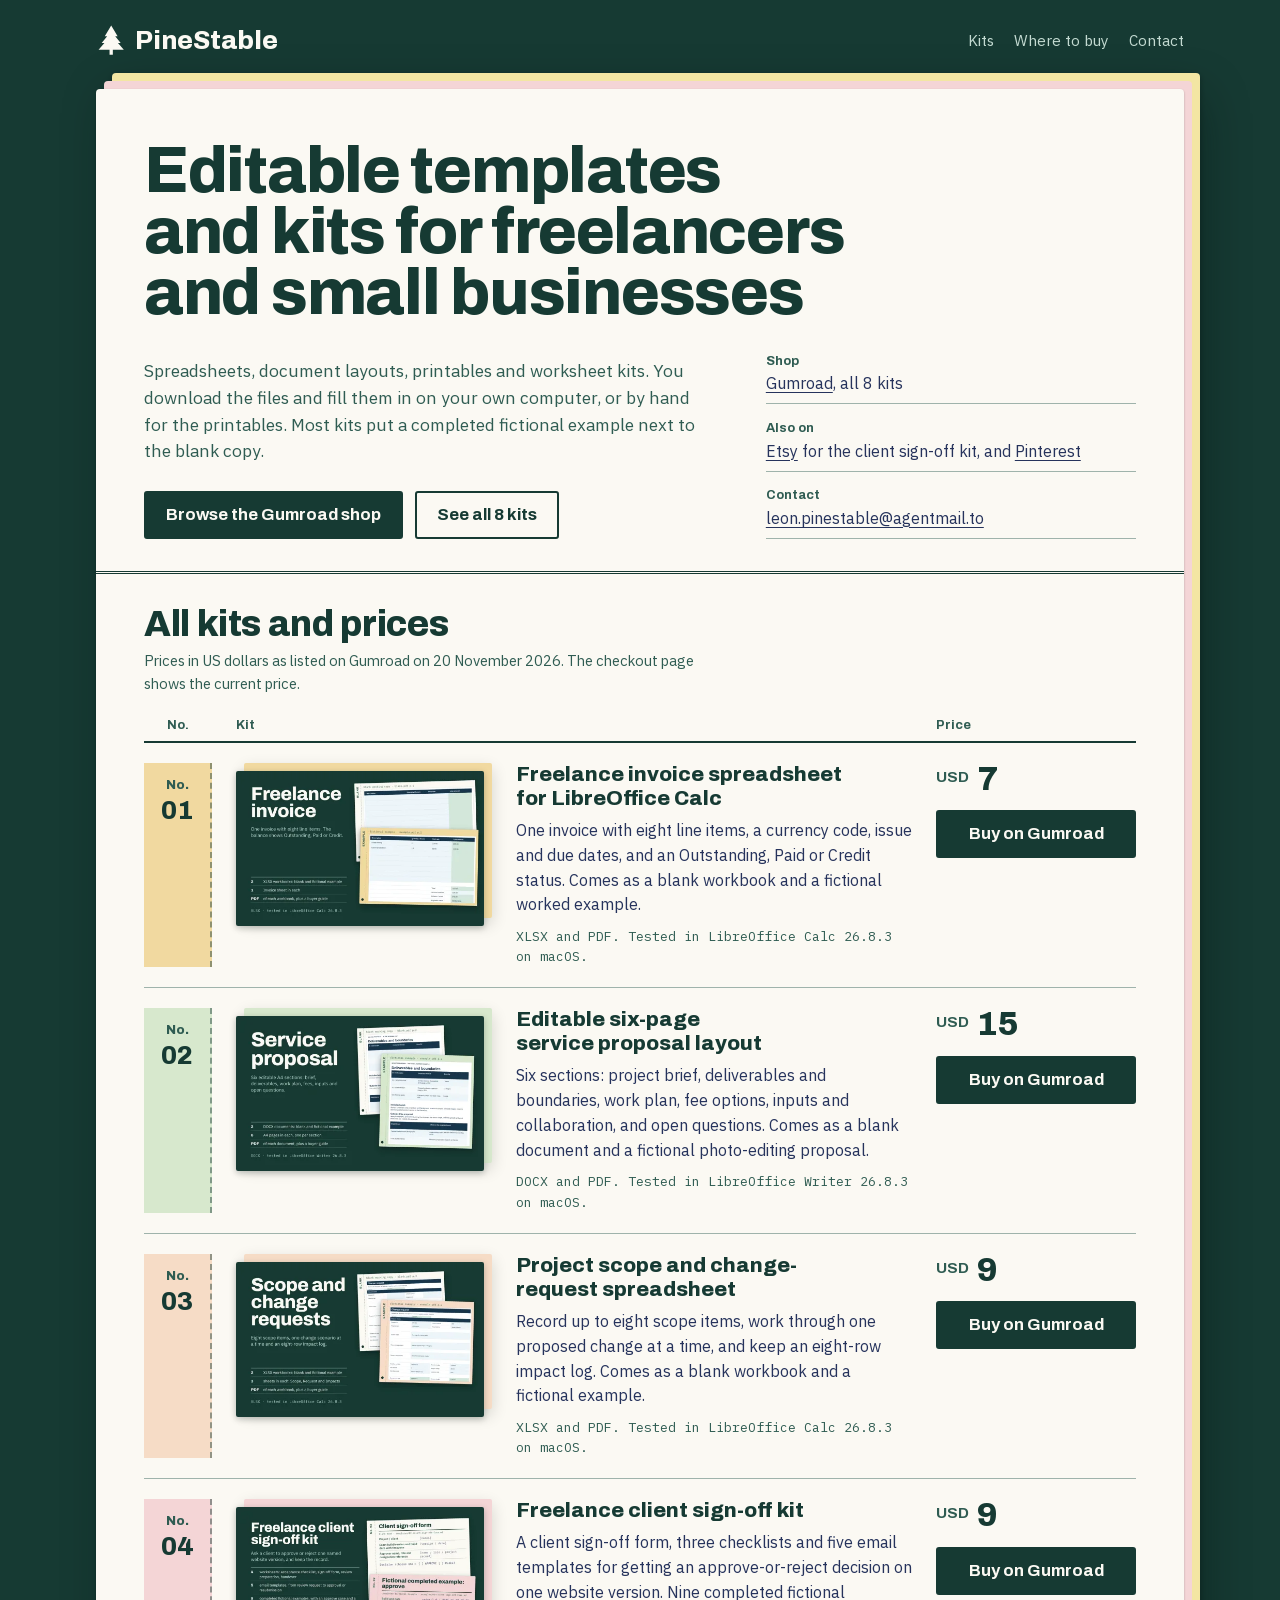
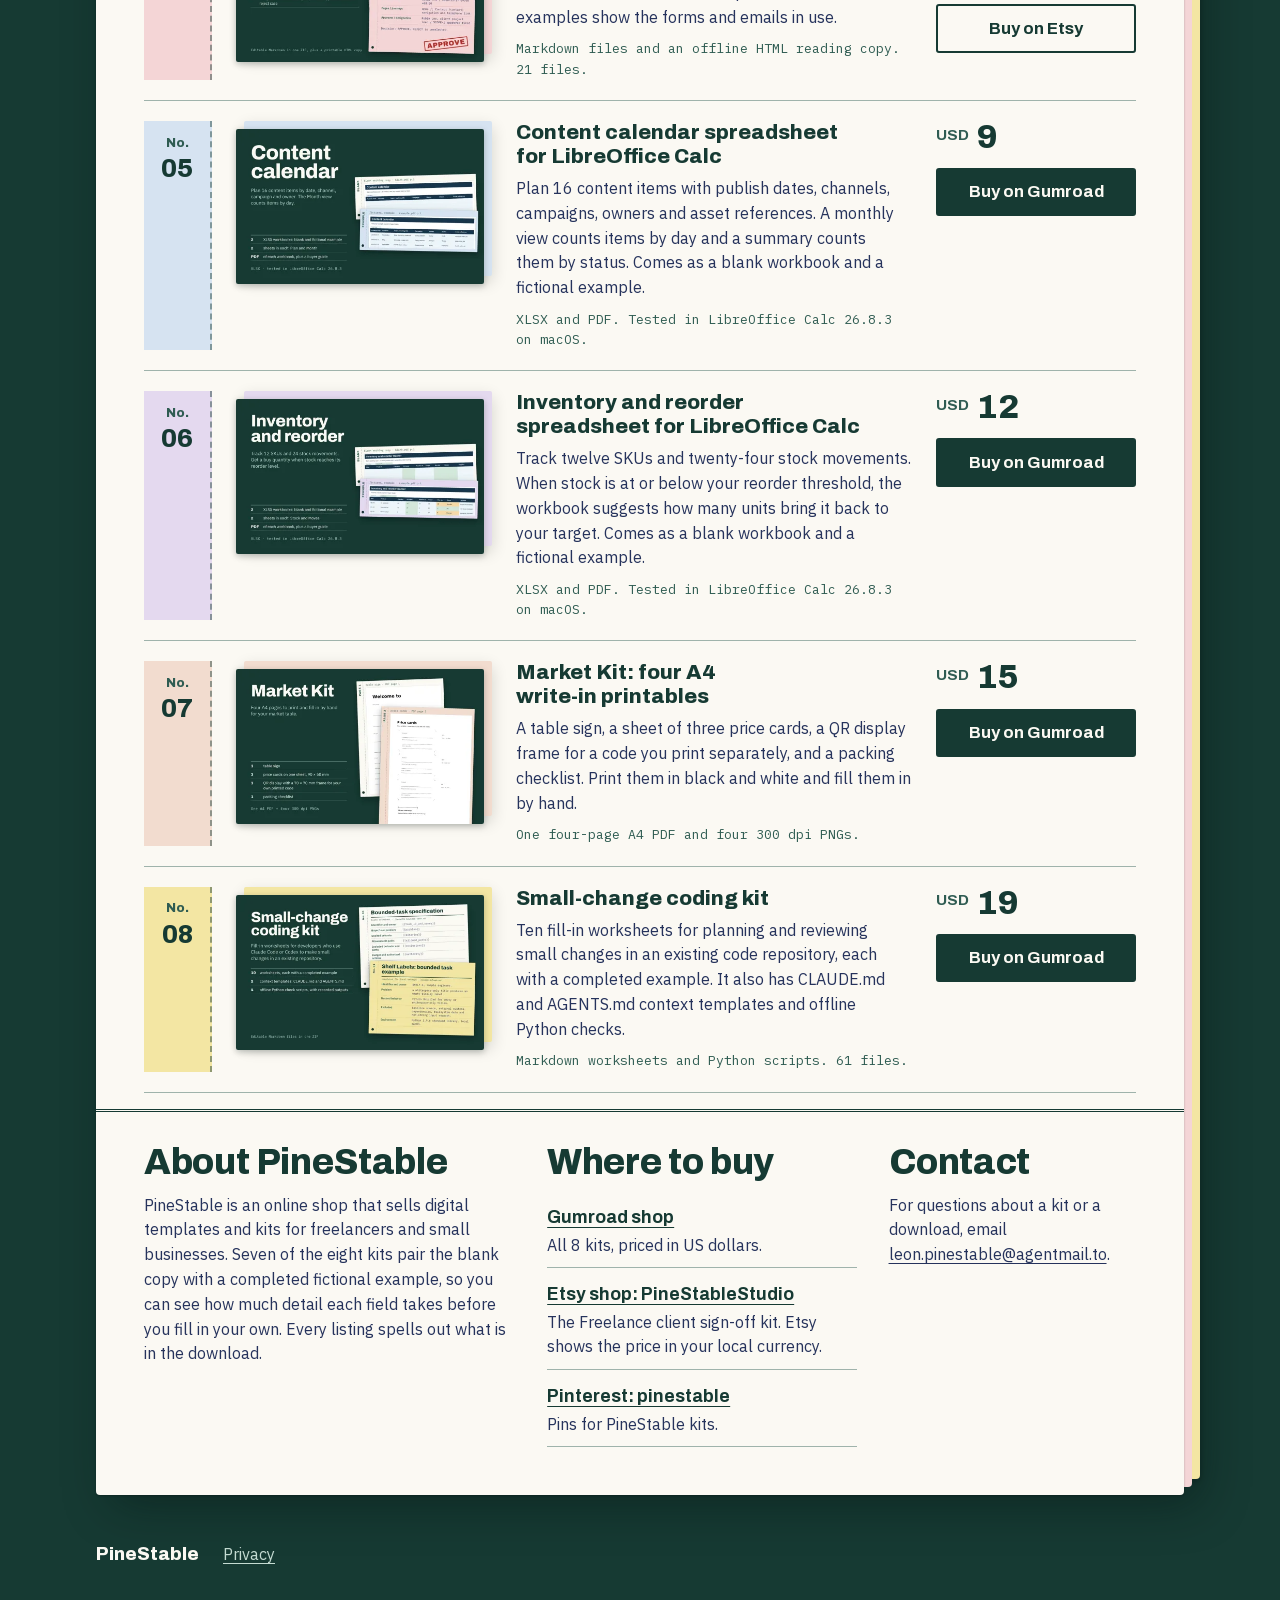
<file: index.html>
<!doctype html>
<html lang="en">
<head>
  <meta charset="utf-8">
  <meta name="viewport" content="width=device-width, initial-scale=1">
  <title>PineStable: templates and kits for freelancers and small businesses</title>
  <meta name="description" content="Editable spreadsheets, document layouts, printables and worksheet kits for freelancers and small businesses, sold on Gumroad and Etsy.">
  <link rel="canonical" href="https://pinestable.github.io/">
  <meta property="og:type" content="website">
  <meta property="og:url" content="https://pinestable.github.io/">
  <meta property="og:site_name" content="PineStable">
  <meta property="og:title" content="PineStable: templates and kits for freelancers and small businesses">
  <meta property="og:description" content="Editable spreadsheets, document layouts, printables and worksheet kits for freelancers and small businesses, sold on Gumroad and Etsy.">
  <meta name="twitter:card" content="summary">
  <meta name="theme-color" content="#163a33">
  <link rel="icon" href="/assets/favicon-32.png" sizes="32x32" type="image/png">
  <link rel="apple-touch-icon" href="/assets/apple-touch-icon.png">
  <link rel="preload" href="/assets/fonts/archivo-latin.woff2" as="font" type="font/woff2" crossorigin>
  <link rel="preload" href="/assets/fonts/ibm-plex-sans-latin.woff2" as="font" type="font/woff2" crossorigin>
  <link rel="stylesheet" href="/assets/site.css">
</head>
<body>
  <a class="skip" href="#kits">Skip to the kits</a>

  <header class="masthead">
    <a class="brand" href="/" aria-label="PineStable home">
      <svg class="brand-mark" viewBox="110 90 292 332" aria-hidden="true" focusable="false"><path d="M256 96 326 214 300 214 360 286 330 286 394 360 274 360 274 416 238 416 238 360 118 360 182 286 152 286 212 214 186 214Z"/></svg>
      <span class="brand-name">PineStable</span>
    </a>
    <nav aria-label="Page sections">
      <ul class="nav">
        <li><a href="#kits">Kits</a></li>
        <li><a href="#buy">Where to buy</a></li>
        <li><a href="#contact">Contact</a></li>
      </ul>
    </nav>
  </header>

  <main class="book">
    <div class="form">
      <section class="form-head" aria-labelledby="page-title">
        <h1 id="page-title">Editable templates and kits for freelancers and small businesses</h1>
        <div class="head-copy">
          <p class="lede">Spreadsheets, document layouts, printables and worksheet kits. You download the files and fill them in on your own computer, or by hand for the printables. Most kits put a completed fictional example next to the blank copy.</p>
          <p class="actions">
            <a class="btn btn-primary" href="https://pinestable.gumroad.com/">Browse the Gumroad shop</a>
            <a class="btn btn-quiet" href="#kits">See all 8 kits</a>
          </p>
        </div>
        <dl class="fields">
          <div class="field">
            <dt>Shop</dt>
            <dd><a href="https://pinestable.gumroad.com/">Gumroad</a>, all 8 kits</dd>
          </div>
          <div class="field">
            <dt>Also on</dt>
            <dd><a href="https://www.etsy.com/shop/PineStableStudio">Etsy</a> for the client sign-off kit, and <a href="https://www.pinterest.com/pinestable/">Pinterest</a></dd>
          </div>
          <div class="field">
            <dt>Contact</dt>
            <dd><a href="mailto:leon.pinestable@agentmail.to">leon.pinestable@agentmail.to</a></dd>
          </div>
        </dl>
      </section>

      <section id="kits" class="kits" aria-labelledby="kits-title">
        <div class="kits-head">
          <h2 id="kits-title">All kits and prices</h2>
          <p class="note">Prices in US dollars as listed on Gumroad on 20 November 2026. The checkout page shows the current price.</p>
        </div>

        <div class="ledger-cols" aria-hidden="true">
          <span>No.</span><span class="col-kit">Kit</span><span>Price</span>
        </div>

        <ol class="ledger" role="list">
          <li class="line" style="--ply:#f1d9a0">
            <article aria-labelledby="k01">
              <p class="stub"><span class="stub-label">No.</span> <span class="stub-no">01</span></p>
              <div class="cover">
                <img src="/assets/covers/wexczw-480.webp" srcset="/assets/covers/wexczw-480.webp 480w, /assets/covers/wexczw-960.webp 960w" sizes="(min-width: 60em) 16rem, (min-width: 40em) 15rem, calc(100vw - 4.5rem)" width="1600" height="1000" alt="Freelance invoice cover: the blank invoice sheet and its completed fictional example" decoding="async">
              </div>
              <div class="body">
                <h3 id="k01">Freelance invoice spreadsheet for LibreOffice Calc</h3>
                <p>One invoice with eight line items, a currency code, issue and due dates, and an Outstanding, Paid or Credit status. Comes as a blank workbook and a fictional worked example.</p>
                <p class="format">XLSX and PDF. Tested in LibreOffice Calc 26.8.3 on macOS.</p>
              </div>
              <div class="buy">
                <p class="price"><span class="cur">USD</span> <data value="7">7</data></p>
                <a class="btn btn-primary btn-buy" href="https://pinestable.gumroad.com/l/wexczw" aria-label="Buy on Gumroad: Freelance invoice spreadsheet for LibreOffice Calc">Buy on Gumroad</a>
              </div>
            </article>
          </li>

          <li class="line" style="--ply:#d7e8cd">
            <article aria-labelledby="k02">
              <p class="stub"><span class="stub-label">No.</span> <span class="stub-no">02</span></p>
              <div class="cover">
                <img src="/assets/covers/ynltp-480.webp" srcset="/assets/covers/ynltp-480.webp 480w, /assets/covers/ynltp-960.webp 960w" sizes="(min-width: 60em) 16rem, (min-width: 40em) 15rem, calc(100vw - 4.5rem)" width="1600" height="1000" alt="Service proposal cover: the blank deliverables page and its completed fictional example" loading="lazy" decoding="async">
              </div>
              <div class="body">
                <h3 id="k02">Editable six-page service proposal layout</h3>
                <p>Six sections: project brief, deliverables and boundaries, work plan, fee options, inputs and collaboration, and open questions. Comes as a blank document and a fictional photo-editing proposal.</p>
                <p class="format">DOCX and PDF. Tested in LibreOffice Writer 26.8.3 on macOS.</p>
              </div>
              <div class="buy">
                <p class="price"><span class="cur">USD</span> <data value="15">15</data></p>
                <a class="btn btn-primary btn-buy" href="https://pinestable.gumroad.com/l/ynltp" aria-label="Buy on Gumroad: Editable six-page service proposal layout">Buy on Gumroad</a>
              </div>
            </article>
          </li>

          <li class="line" style="--ply:#f6dcc6">
            <article aria-labelledby="k03">
              <p class="stub"><span class="stub-label">No.</span> <span class="stub-no">03</span></p>
              <div class="cover">
                <img src="/assets/covers/bjmmxg-480.webp" srcset="/assets/covers/bjmmxg-480.webp 480w, /assets/covers/bjmmxg-960.webp 960w" sizes="(min-width: 60em) 16rem, (min-width: 40em) 15rem, calc(100vw - 4.5rem)" width="1600" height="1000" alt="Scope and change requests cover: the blank change-request sheet and its completed fictional example" loading="lazy" decoding="async">
              </div>
              <div class="body">
                <h3 id="k03">Project scope and change-request spreadsheet</h3>
                <p>Record up to eight scope items, work through one proposed change at a time, and keep an eight-row impact log. Comes as a blank workbook and a fictional example.</p>
                <p class="format">XLSX and PDF. Tested in LibreOffice Calc 26.8.3 on macOS.</p>
              </div>
              <div class="buy">
                <p class="price"><span class="cur">USD</span> <data value="9">9</data></p>
                <a class="btn btn-primary btn-buy" href="https://pinestable.gumroad.com/l/bjmmxg" aria-label="Buy on Gumroad: Project scope and change-request spreadsheet">Buy on Gumroad</a>
              </div>
            </article>
          </li>

          <li class="line" style="--ply:#f4d5d6">
            <article aria-labelledby="k04">
              <p class="stub"><span class="stub-label">No.</span> <span class="stub-no">04</span></p>
              <div class="cover">
                <img src="/assets/covers/yrumtr-480.webp" srcset="/assets/covers/yrumtr-480.webp 480w, /assets/covers/yrumtr-960.webp 960w" sizes="(min-width: 60em) 16rem, (min-width: 40em) 15rem, calc(100vw - 4.5rem)" width="1600" height="1000" alt="Freelance client sign-off kit cover: the blank client sign-off form and a completed fictional example stamped Approve" loading="lazy" decoding="async">
              </div>
              <div class="body">
                <h3 id="k04">Freelance client sign-off kit</h3>
                <p>A client sign-off form, three checklists and five email templates for getting an approve-or-reject decision on one website version. Nine completed fictional examples show the forms and emails in use.</p>
                <p class="format">Markdown files and an offline HTML reading copy. 21 files.</p>
              </div>
              <div class="buy">
                <p class="price"><span class="cur">USD</span> <data value="9">9</data></p>
                <a class="btn btn-primary btn-buy" href="https://pinestable.gumroad.com/l/yrumtr" aria-label="Buy on Gumroad: Freelance client sign-off kit">Buy on Gumroad</a>
                <a class="btn btn-quiet btn-buy" href="https://www.etsy.com/listing/4620265052/freelance-client-sign-off-kit-website" aria-label="Buy on Etsy: Freelance client sign-off kit">Buy on Etsy</a>
              </div>
            </article>
          </li>

          <li class="line" style="--ply:#d6e3f1">
            <article aria-labelledby="k05">
              <p class="stub"><span class="stub-label">No.</span> <span class="stub-no">05</span></p>
              <div class="cover">
                <img src="/assets/covers/hsisgc-480.webp" srcset="/assets/covers/hsisgc-480.webp 480w, /assets/covers/hsisgc-960.webp 960w" sizes="(min-width: 60em) 16rem, (min-width: 40em) 15rem, calc(100vw - 4.5rem)" width="1600" height="1000" alt="Content calendar cover: the blank calendar sheet and its completed fictional example" loading="lazy" decoding="async">
              </div>
              <div class="body">
                <h3 id="k05">Content calendar spreadsheet for LibreOffice Calc</h3>
                <p>Plan 16 content items with publish dates, channels, campaigns, owners and asset references. A monthly view counts items by day and a summary counts them by status. Comes as a blank workbook and a fictional example.</p>
                <p class="format">XLSX and PDF. Tested in LibreOffice Calc 26.8.3 on macOS.</p>
              </div>
              <div class="buy">
                <p class="price"><span class="cur">USD</span> <data value="9">9</data></p>
                <a class="btn btn-primary btn-buy" href="https://pinestable.gumroad.com/l/hsisgc" aria-label="Buy on Gumroad: Content calendar spreadsheet for LibreOffice Calc">Buy on Gumroad</a>
              </div>
            </article>
          </li>

          <li class="line" style="--ply:#e4d9ef">
            <article aria-labelledby="k06">
              <p class="stub"><span class="stub-label">No.</span> <span class="stub-no">06</span></p>
              <div class="cover">
                <img src="/assets/covers/lopknt-480.webp" srcset="/assets/covers/lopknt-480.webp 480w, /assets/covers/lopknt-960.webp 960w" sizes="(min-width: 60em) 16rem, (min-width: 40em) 15rem, calc(100vw - 4.5rem)" width="1600" height="1000" alt="Inventory and reorder cover: the blank stock sheet and its completed fictional example" loading="lazy" decoding="async">
              </div>
              <div class="body">
                <h3 id="k06">Inventory and reorder spreadsheet for LibreOffice Calc</h3>
                <p>Track twelve SKUs and twenty-four stock movements. When stock is at or below your reorder threshold, the workbook suggests how many units bring it back to your target. Comes as a blank workbook and a fictional example.</p>
                <p class="format">XLSX and PDF. Tested in LibreOffice Calc 26.8.3 on macOS.</p>
              </div>
              <div class="buy">
                <p class="price"><span class="cur">USD</span> <data value="12">12</data></p>
                <a class="btn btn-primary btn-buy" href="https://pinestable.gumroad.com/l/lopknt" aria-label="Buy on Gumroad: Inventory and reorder spreadsheet for LibreOffice Calc">Buy on Gumroad</a>
              </div>
            </article>
          </li>

          <li class="line" style="--ply:#f2dccf">
            <article aria-labelledby="k07">
              <p class="stub"><span class="stub-label">No.</span> <span class="stub-no">07</span></p>
              <div class="cover">
                <img src="/assets/covers/qjuceo-480.webp" srcset="/assets/covers/qjuceo-480.webp 480w, /assets/covers/qjuceo-960.webp 960w" sizes="(min-width: 60em) 16rem, (min-width: 40em) 15rem, calc(100vw - 4.5rem)" width="1600" height="1000" alt="Market Kit cover: the table sign page and the price-card page" loading="lazy" decoding="async">
              </div>
              <div class="body">
                <h3 id="k07">Market Kit: four A4 write-in printables</h3>
                <p>A table sign, a sheet of three price cards, a QR display frame for a code you print separately, and a packing checklist. Print them in black and white and fill them in by hand.</p>
                <p class="format">One four-page A4 PDF and four 300 dpi PNGs.</p>
              </div>
              <div class="buy">
                <p class="price"><span class="cur">USD</span> <data value="15">15</data></p>
                <a class="btn btn-primary btn-buy" href="https://pinestable.gumroad.com/l/qjuceo" aria-label="Buy on Gumroad: Market Kit: four A4 write-in printables">Buy on Gumroad</a>
              </div>
            </article>
          </li>

          <li class="line" style="--ply:#f3e6a3">
            <article aria-labelledby="k08">
              <p class="stub"><span class="stub-label">No.</span> <span class="stub-no">08</span></p>
              <div class="cover">
                <img src="/assets/covers/mpamp-480.webp" srcset="/assets/covers/mpamp-480.webp 480w, /assets/covers/mpamp-960.webp 960w" sizes="(min-width: 60em) 16rem, (min-width: 40em) 15rem, calc(100vw - 4.5rem)" width="1600" height="1000" alt="Small-change coding kit cover: the blank bounded-task worksheet and its completed Shelf Labels example" loading="lazy" decoding="async">
              </div>
              <div class="body">
                <h3 id="k08">Small-change coding kit</h3>
                <p>Ten fill-in worksheets for planning and reviewing small changes in an existing code repository, each with a completed example. It also has CLAUDE.md and AGENTS.md context templates and offline Python checks.</p>
                <p class="format">Markdown worksheets and Python scripts. 61 files.</p>
              </div>
              <div class="buy">
                <p class="price"><span class="cur">USD</span> <data value="19">19</data></p>
                <a class="btn btn-primary btn-buy" href="https://pinestable.gumroad.com/l/mpamp" aria-label="Buy on Gumroad: Small-change coding kit">Buy on Gumroad</a>
              </div>
            </article>
          </li>
        </ol>
      </section>

      <div class="form-foot">
        <section id="about" class="block" aria-labelledby="about-title">
          <h2 id="about-title">About PineStable</h2>
          <p>PineStable is an online shop that sells digital templates and kits for freelancers and small businesses. Seven of the eight kits pair the blank copy with a completed fictional example, so you can see how much detail each field takes before you fill in your own. Every listing spells out what is in the download.</p>
        </section>

        <section id="buy" class="block" aria-labelledby="buy-title">
          <h2 id="buy-title">Where to buy</h2>
          <ul class="where" role="list">
            <li>
              <a class="where-name" href="https://pinestable.gumroad.com/">Gumroad shop</a>
              <span>All 8 kits, priced in US dollars.</span>
            </li>
            <li>
              <a class="where-name" href="https://www.etsy.com/shop/PineStableStudio">Etsy shop: PineStableStudio</a>
              <span>The Freelance client sign-off kit. Etsy shows the price in your local currency.</span>
            </li>
            <li>
              <a class="where-name" href="https://www.pinterest.com/pinestable/">Pinterest: pinestable</a>
              <span>Pins for PineStable kits.</span>
            </li>
          </ul>
        </section>

        <section id="contact" class="block" aria-labelledby="contact-title">
          <h2 id="contact-title">Contact</h2>
          <p>For questions about a kit or a download, email <a href="mailto:leon.pinestable@agentmail.to">leon.pinestable@agentmail.to</a>.</p>
        </section>
      </div>
    </div>
  </main>

  <footer class="site-foot">
    <p>PineStable</p>
    <ul>
      <li><a href="/privacy/">Privacy</a></li>
    </ul>
  </footer>
</body>
</html>
</file>
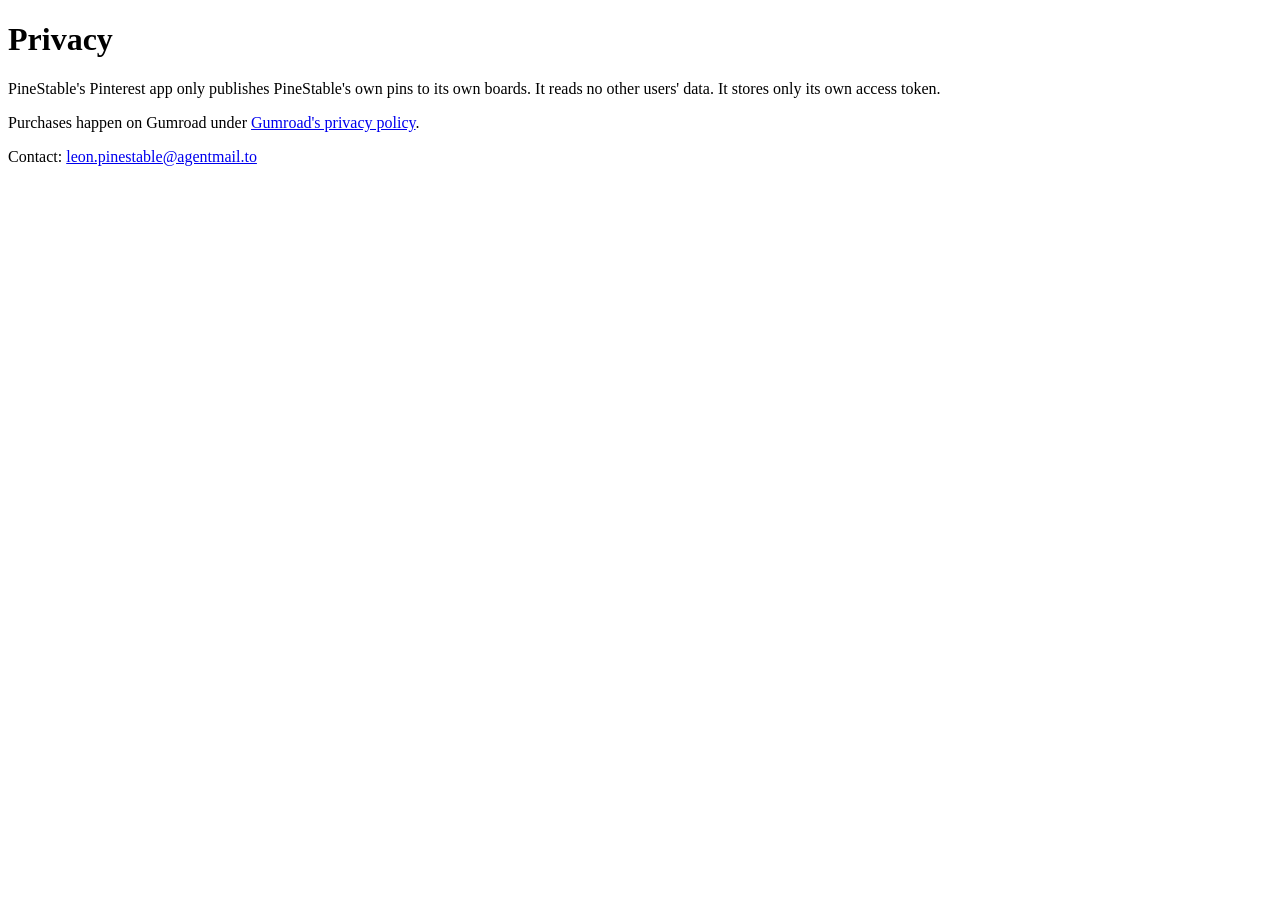
<file: pinestable-privacy-policy/index.html>
<!doctype html>
<html lang="en">
<head>
  <meta charset="utf-8">
  <meta name="viewport" content="width=device-width, initial-scale=1">
  <title>Privacy | PineStable</title>
</head>
<body>
  <main>
    <h1>Privacy</h1>
    <p>PineStable's Pinterest app only publishes PineStable's own pins to its own boards. It reads no other users' data. It stores only its own access token.</p>
    <p>Purchases happen on Gumroad under <a href="https://gumroad.com/privacy">Gumroad's privacy policy</a>.</p>
    <p>Contact: <a href="mailto:leon.pinestable@agentmail.to">leon.pinestable@agentmail.to</a></p>
  </main>
</body>
</html>
</file>
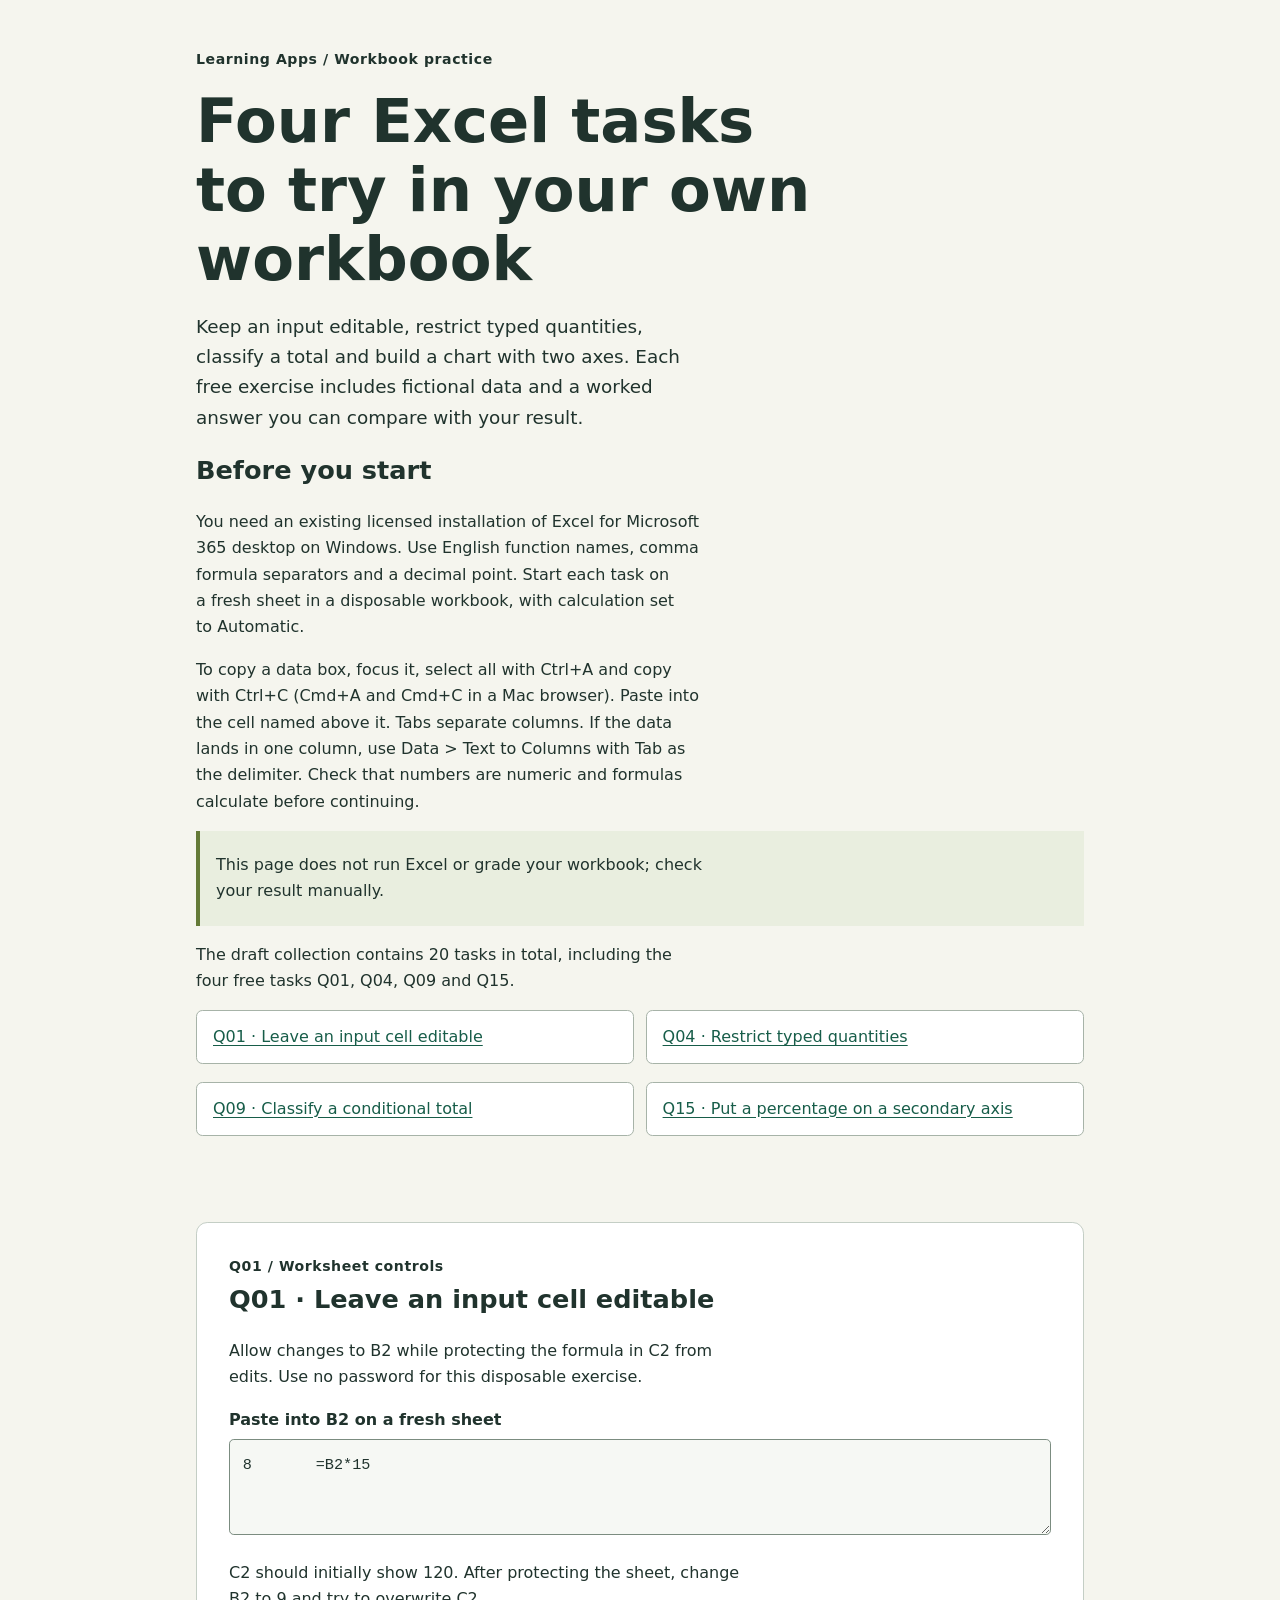
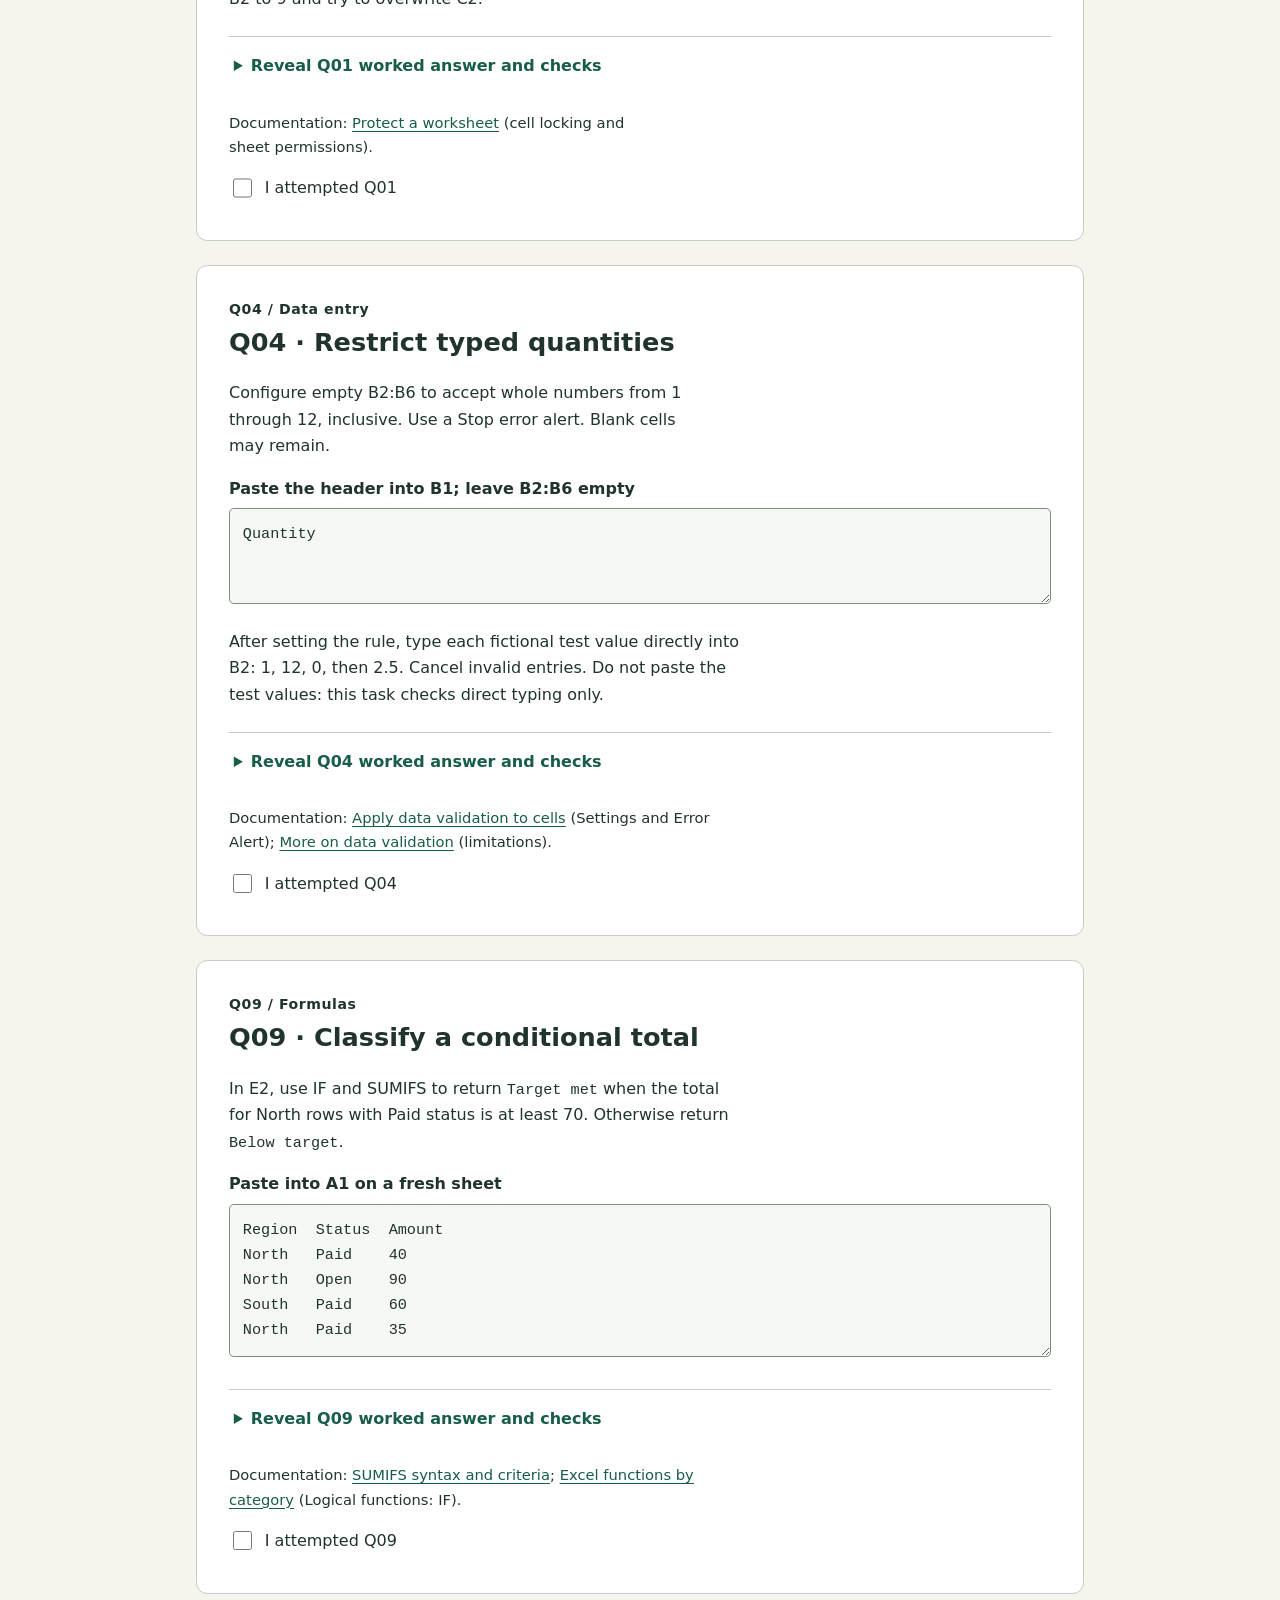
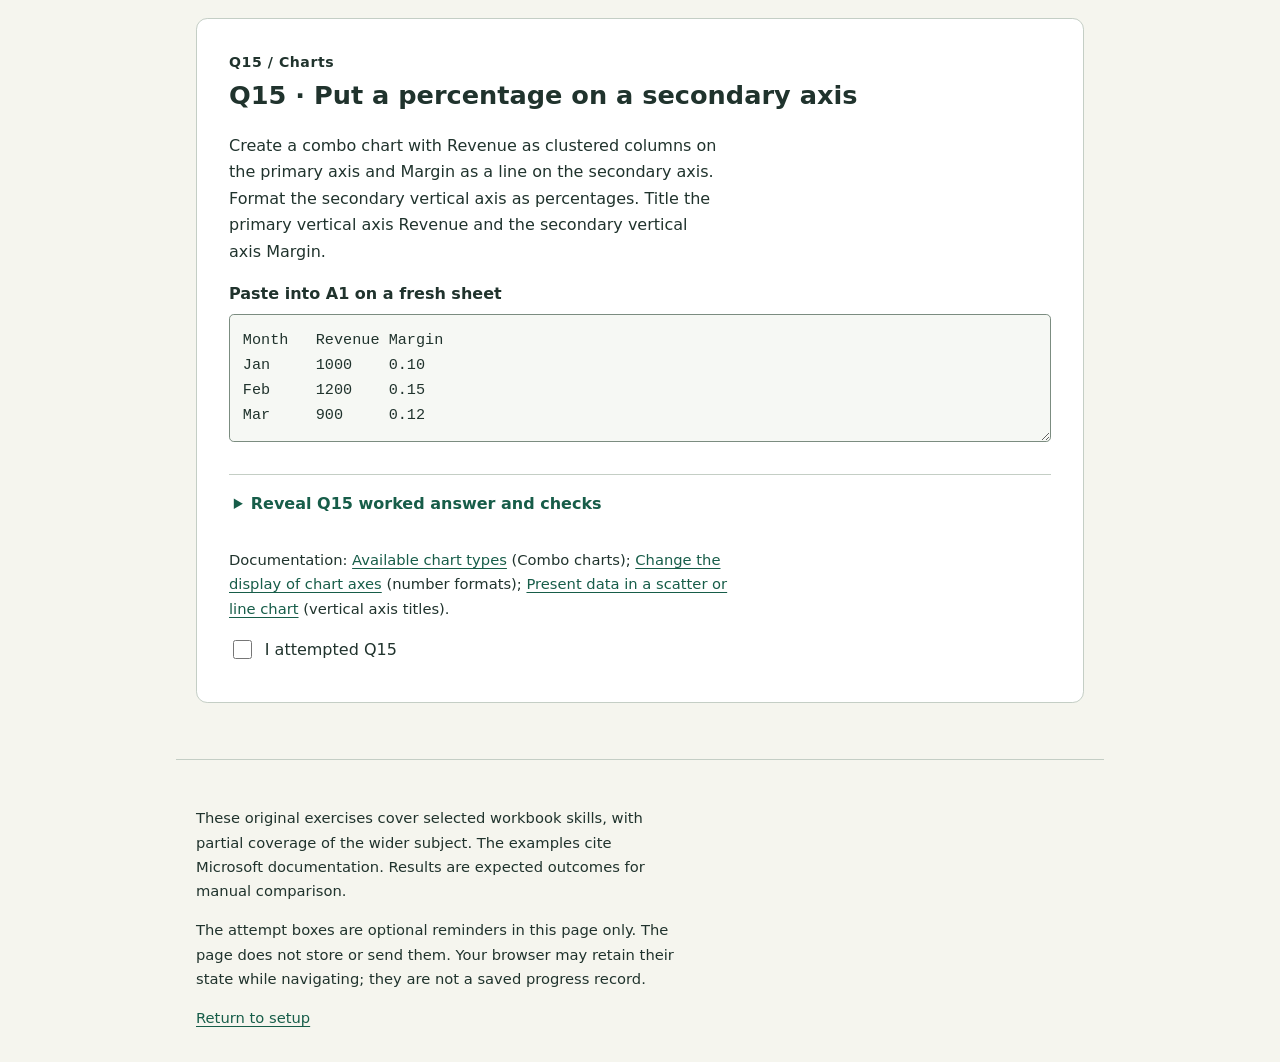
<file: learning-apps/practice/index.html>
<!doctype html>
<html lang="en">
<head>
<meta charset="utf-8">
<meta name="viewport" content="width=device-width, initial-scale=1">
<meta name="description" content="Four free Excel workbook exercises with fictional data, worked answers and manual checks for cell protection, validation, conditional totals and chart axes.">
<meta name="referrer" content="no-referrer">
<title>Four Excel workbook tasks | Learning Apps</title>
<style>
:root { color-scheme: light; font-family: system-ui, sans-serif; color: #20332d; background: #f5f5ee; line-height: 1.65; }
* { box-sizing: border-box; }
body { margin: 0; }
a { color: #175d49; text-underline-offset: .2em; }
a:hover { text-decoration-thickness: .15em; }
:focus-visible { outline: 3px solid #934900; outline-offset: 4px; }
.skip { position: absolute; left: 1rem; top: -6rem; background: white; padding: .8rem; z-index: 2; }
.skip:focus { top: 1rem; }
header, main, footer { max-width: 58rem; margin: auto; padding: 2rem 1.25rem; }
header { padding-top: 3rem; }
.brand, .eyebrow { font-size: .88rem; font-weight: 650; letter-spacing: .04em; }
h1 { font-size: clamp(2.1rem, 6vw, 3.8rem); line-height: 1.13; max-width: 15ch; margin: 1rem 0; }
h2 { font-size: 1.6rem; line-height: 1.3; }
h3 { font-size: 1.1rem; margin-top: 1.5rem; }
p, article li { max-width: 32rem; text-wrap: pretty; }
.intro { font-size: 1.15rem; }
.notice { border-left: 4px solid #647a37; padding: .3rem 1rem; background: #e9eedf; }
nav ul { display: grid; grid-template-columns: repeat(2, minmax(0, 1fr)); gap: .7rem; padding: 0; list-style: none; }
nav a { display: block; padding: .8rem 1rem; border: 1px solid #a7b3a8; border-radius: .4rem; background: white; }
article { background: white; border: 1px solid #c4cec5; border-radius: .7rem; padding: clamp(1rem, 4vw, 2rem); margin-bottom: 1.5rem; scroll-margin-top: 1rem; }
article h2 { margin-top: .3rem; }
label { display: block; font-weight: 600; margin-bottom: .4rem; }
textarea { width: 100%; min-height: 6rem; resize: vertical; padding: .8rem; font: .95rem/1.65 ui-monospace, monospace; color: #20332d; background: #f6f8f4; border: 1px solid #7b8c80; border-radius: .3rem; white-space: pre; }
code { font: .95em/1.6 ui-monospace, monospace; overflow-wrap: anywhere; }
.formula { display: block; max-width: 100%; padding: 1rem; background: #f6f8f4; white-space: pre; overflow-x: auto; overflow-wrap: normal; }
details { margin-top: 1.5rem; border-top: 1px solid #c4cec5; }
summary { padding: 1rem .3rem; cursor: pointer; font-weight: 650; color: #175d49; }
li { margin-bottom: .4rem; }
.check { display: flex; align-items: start; gap: .6rem; font-weight: normal; margin-top: 1rem; }
.check input { width: 1.2rem; height: 1.2rem; margin-top: .2rem; flex-shrink: 0; accent-color: #175d49; }
.sources { font-size: .92rem; }
footer { border-top: 1px solid #c4cec5; font-size: .92rem; }
@media (max-width: 35rem) { nav ul { grid-template-columns: 1fr; } header, main, footer { padding: 1.25rem 1rem; } }
@media print { body { background: white; } nav, .skip, .check { display: none; } article { break-inside: avoid; } }
</style>
</head>
<body>
<a class="skip" href="#tasks">Skip to the tasks</a>
<header>
<div class="brand">Learning Apps / Workbook practice</div>
<h1>Four Excel tasks to try in your own workbook</h1>
<p class="intro">Keep an input editable, restrict typed quantities, classify a total and build a chart with two axes. Each free exercise includes fictional data and a worked answer you can compare with your result.</p>
<section aria-labelledby="setup-heading">
<h2 id="setup-heading">Before you start</h2>
<p>You need an existing licensed installation of Excel for Microsoft 365 desktop on Windows. Use English function names, comma formula separators and a decimal point. Start each task on a fresh sheet in a disposable workbook, with calculation set to Automatic.</p>
<p>To copy a data box, focus it, select all with Ctrl+A and copy with Ctrl+C (Cmd+A and Cmd+C in a Mac browser). Paste into the cell named above it. Tabs separate columns. If the data lands in one column, use Data &gt; Text to Columns with Tab as the delimiter. Check that numbers are numeric and formulas calculate before continuing.</p>
<div class="notice"><p>This page does not run Excel or grade your workbook; check your result manually.</p></div>
</section>
<p>The draft collection contains 20 tasks in total, including the four free tasks Q01, Q04, Q09 and Q15.</p>
<nav aria-label="Choose a practice task"><ul>
<li><a href="#q01">Q01 · Leave an input cell editable</a></li>
<li><a href="#q04">Q04 · Restrict typed quantities</a></li>
<li><a href="#q09">Q09 · Classify a conditional total</a></li>
<li><a href="#q15">Q15 · Put a percentage on a secondary axis</a></li>
</ul></nav>
</header>
<main id="tasks" tabindex="-1">
<article id="q01" aria-labelledby="q01-heading">
<div class="eyebrow">Q01 / Worksheet controls</div>
<h2 id="q01-heading">Q01 · Leave an input cell editable</h2>
<p>Allow changes to B2 while protecting the formula in C2 from edits. Use no password for this disposable exercise.</p>
<label for="q01-data">Paste into B2 on a fresh sheet</label>
<textarea id="q01-data" rows="2" readonly spellcheck="false">8	=B2*15</textarea>
<p>C2 should initially show 120. After protecting the sheet, change B2 to 9 and try to overwrite C2.</p>
<details><summary>Reveal Q01 worked answer and checks</summary>
<ol>
<li>Select B2. Open Format Cells &gt; Protection and clear Locked. Leave C2 locked.</li>
<li>Choose Review &gt; Protect Sheet. Leave the password blank. Keep both Select locked cells and Select unlocked cells checked so you can select C2 for the attempted edit.</li>
<li>Change B2 to 9. C2 should show 135. Attempting to overwrite C2 should be blocked.</li>
</ol>
<p>Cell locking takes effect when the sheet is protected. The unlocked input can change while the formula continues to calculate. Worksheet protection controls editing; it does not keep confidential data secure.</p>
<p>To reset, choose Review &gt; Unprotect Sheet and restore B2 to 8.</p>
</details>
<p class="sources">Documentation: <a href="https://support.microsoft.com/en-us/excel/protect-a-worksheet">Protect a worksheet</a> (cell locking and sheet permissions).</p>
<label class="check"><input type="checkbox">I attempted Q01</label>
</article>
<article id="q04" aria-labelledby="q04-heading">
<div class="eyebrow">Q04 / Data entry</div>
<h2 id="q04-heading">Q04 · Restrict typed quantities</h2>
<p>Configure empty B2:B6 to accept whole numbers from 1 through 12, inclusive. Use a Stop error alert. Blank cells may remain.</p>
<label for="q04-data">Paste the header into B1; leave B2:B6 empty</label>
<textarea id="q04-data" rows="2" readonly spellcheck="false">Quantity</textarea>
<p>After setting the rule, type each fictional test value directly into B2: 1, 12, 0, then 2.5. Cancel invalid entries. Do not paste the test values: this task checks direct typing only.</p>
<details><summary>Reveal Q04 worked answer and checks</summary>
<ol>
<li>Select B2:B6 and choose Data &gt; Data Validation.</li>
<li>On Settings, set Allow to Whole number, Data to between, Minimum to 1 and Maximum to 12. Leave Ignore blank checked.</li>
<li>On Error Alert, enable the error alert after invalid data is entered and choose the Stop style. Confirm the dialog.</li>
<li>Type the test values into B2 one at a time. Both 1 and 12 should be accepted. Both 0 and 2.5 should trigger the Stop alert; choose Cancel for each rejected entry.</li>
</ol>
<p>The whole-number rule rejects fractions, and the inclusive limits exclude zero. Data validation is not a security boundary. Pasting is outside this check.</p>
<p>To reset the exercise, use a fresh sheet with B2:B6 empty.</p>
</details>
<p class="sources">Documentation: <a href="https://support.microsoft.com/en-us/excel/get-started/apply-data-validation-to-cells">Apply data validation to cells</a> (Settings and Error Alert); <a href="https://support.microsoft.com/en-us/excel/more-on-data-validation">More on data validation</a> (limitations).</p>
<label class="check"><input type="checkbox">I attempted Q04</label>
</article>
<article id="q09" aria-labelledby="q09-heading">
<div class="eyebrow">Q09 / Formulas</div>
<h2 id="q09-heading">Q09 · Classify a conditional total</h2>
<p>In E2, use IF and SUMIFS to return <code>Target met</code> when the total for North rows with Paid status is at least 70. Otherwise return <code>Below target</code>.</p>
<label for="q09-data">Paste into A1 on a fresh sheet</label>
<textarea id="q09-data" rows="5" readonly spellcheck="false">Region	Status	Amount
North	Paid	40
North	Open	90
South	Paid	60
North	Paid	35</textarea>
<details><summary>Reveal Q09 worked answer and checks</summary>
<p id="q09-formula-label">Enter this formula in E2. Focus the formula box and use the arrow keys to scroll horizontally.</p>
<code class="formula" tabindex="0" role="region" aria-labelledby="q09-formula-label">=IF(SUMIFS(C2:C5,A2:A5,"North",B2:B5,"Paid")&gt;=70,"Target met","Below target")</code>
<p>The qualifying rows contain 40 and 35. Their total is 75, so E2 should show <code>Target met</code>. SUMIFS requires both conditions to match; it excludes North/Open and South/Paid.</p>
<p>For another check, change C5 from 35 to 25. The total becomes 65 and E2 should show <code>Below target</code>. Set C5 to 30 to check the boundary: 70 should show <code>Target met</code>. Restore C5 to 35 afterward.</p>
</details>
<p class="sources">Documentation: <a href="https://support.microsoft.com/en-gb/excel/functions/sumifs-function?nochrome=true">SUMIFS syntax and criteria</a>; <a href="https://support.microsoft.com/en-us/excel/excel-functions-by-category">Excel functions by category</a> (Logical functions: IF).</p>
<label class="check"><input type="checkbox">I attempted Q09</label>
</article>
<article id="q15" aria-labelledby="q15-heading">
<div class="eyebrow">Q15 / Charts</div>
<h2 id="q15-heading">Q15 · Put a percentage on a secondary axis</h2>
<p>Create a combo chart with Revenue as clustered columns on the primary axis and Margin as a line on the secondary axis. Format the secondary vertical axis as percentages. Title the primary vertical axis Revenue and the secondary vertical axis Margin.</p>
<label for="q15-data">Paste into A1 on a fresh sheet</label>
<textarea id="q15-data" rows="4" readonly spellcheck="false">Month	Revenue	Margin
Jan	1000	0.10
Feb	1200	0.15
Mar	900	0.12</textarea>
<details><summary>Reveal Q15 worked answer and checks</summary>
<ol>
<li>Select A1:C4 and choose Insert &gt; Combo &gt; custom combination. Set Revenue to Clustered Column and Margin to Line. Check Secondary Axis for Margin only.</li>
<li>Select the secondary vertical axis. Choose Format &gt; Current Selection &gt; Format Selection. Under Axis Options &gt; Number, choose Percentage in Category.</li>
<li>Select the chart and choose Chart Design &gt; Add Chart Element &gt; Axis Titles &gt; Primary Vertical. Select the title box, type Revenue and press Enter.</li>
<li>Repeat with Axis Titles &gt; Secondary Vertical and type Margin.</li>
</ol>
<p>The Revenue columns should represent 1000, 1200 and 900. The Margin line should represent 10%, 15% and 12%. Check that the primary vertical axis is titled Revenue and the secondary vertical axis is titled Margin, with percentage tick labels.</p>
<p>Revenue and Margin use different units. Read each series against its assigned axis; their heights do not compare the amounts directly.</p>
</details>
<p class="sources">Documentation: <a href="https://support.microsoft.com/en-us/excel/available-chart-types-in-office">Available chart types</a> (Combo charts); <a href="https://support.microsoft.com/en-us/office/change-the-display-of-chart-axes">Change the display of chart axes</a> (number formats); <a href="https://support.microsoft.com/en-us/excel/present-your-data-in-a-scatter-chart-or-a-line-chart">Present data in a scatter or line chart</a> (vertical axis titles).</p>
<label class="check"><input type="checkbox">I attempted Q15</label>
</article>
</main>
<footer>
<p>These original exercises cover selected workbook skills, with partial coverage of the wider subject. The examples cite Microsoft documentation. Results are expected outcomes for manual comparison.</p>
<p>The attempt boxes are optional reminders in this page only. The page does not store or send them. Your browser may retain their state while navigating; they are not a saved progress record.</p>
<a href="#setup-heading">Return to setup</a>
</footer>
</body>
</html>
</file>
<file: assets/site.css>
/* PineStable landing. World: carbon-copy work-order book (T-93 system).
   The page is one paper order form on a pine ground; each kit is a numbered line
   with a perforated stub in that kit's ply colour. */

@font-face { font-family: "Archivo"; font-style: normal; font-weight: 100 900;
  font-display: swap; src: url("fonts/archivo-latin.woff2") format("woff2"); }
@font-face { font-family: "IBM Plex Sans"; font-style: normal; font-weight: 100 700;
  font-display: swap; src: url("fonts/ibm-plex-sans-latin.woff2") format("woff2"); }
@font-face { font-family: "IBM Plex Mono"; font-style: normal; font-weight: 400;
  font-display: swap; src: url("fonts/ibm-plex-mono-400-latin.woff2") format("woff2"); }

:root {
  --pine: #163a33;
  --pine-2: #1f4d44;
  --pine-tint: #c4dbd2;   /* text on pine, 8.5:1 */
  --paper: #fbf9f3;       /* white ply */
  --rule: #9fb3ab;        /* printed rules on paper */
  --label: #2f5c52;       /* printed labels on paper, 7.2:1 */
  --carbon: #26335c;      /* filled-in text */
  --canary: #f3e6a3;
  --pink: #f4d5d6;
  --display: "Archivo", "Arial Narrow", sans-serif;
  --sans: "IBM Plex Sans", system-ui, sans-serif;
  --mono: "IBM Plex Mono", ui-monospace, monospace;
  --page: 72rem;
  --gutter: clamp(1rem, 3vw, 2rem);
  --fan: 6px;
  --ease: cubic-bezier(0.16, 1, 0.3, 1);
}

*, *::before, *::after { box-sizing: border-box; }
html { -webkit-text-size-adjust: 100%; scrollbar-color: var(--pine-2) var(--pine); }
body {
  margin: 0; background: var(--pine); color: var(--pine);
  font-family: var(--sans); font-size: 1rem; line-height: 1.55;
  -webkit-font-smoothing: antialiased; text-rendering: optimizeLegibility;
}
h1, h2, h3, p, ol, ul, dl, dd { margin: 0; }
ol, ul { padding: 0; list-style: none; }
img { display: block; max-width: 100%; height: auto; }
::selection { background: var(--canary); color: var(--pine); }

a { color: var(--carbon); text-decoration-thickness: 1px; text-underline-offset: 0.2em; }
a:hover { text-decoration-thickness: 2px; }
:focus-visible { outline: 3px solid var(--carbon); outline-offset: 3px; border-radius: 2px; }
.masthead :focus-visible, .site-foot :focus-visible, .skip:focus-visible { outline-color: var(--canary); }

.vh { position: absolute; width: 1px; height: 1px; overflow: hidden; clip: rect(0 0 0 0); clip-path: inset(50%); white-space: nowrap; }
.skip { position: absolute; left: 1rem; top: -4rem; z-index: 10; padding: 0.6rem 1rem;
  background: var(--paper); color: var(--pine); font-weight: 600; }
.skip:focus { top: 1rem; }

/* Masthead on the pine ground */
.masthead {
  max-width: var(--page); margin: 0 auto; padding: 1.1rem var(--gutter) 1.6rem;
  display: flex; align-items: center; justify-content: space-between; gap: 1rem; flex-wrap: wrap;
}
.brand { display: inline-flex; align-items: center; gap: 0.55rem; color: var(--paper); text-decoration: none; }
.brand-mark { width: 1.9rem; height: 1.9rem; fill: var(--paper); }
.brand-name { font-family: var(--display); font-weight: 800; font-size: 1.6rem; letter-spacing: -0.01em; line-height: 1; }
.nav { display: flex; gap: 0.25rem 1.25rem; flex-wrap: wrap; }
.nav a { color: var(--pine-tint); text-decoration: none; font-size: 0.95rem; padding: 0.7rem 0; display: inline-block; }
.nav a:hover { color: var(--paper); text-decoration: underline; }

/* The book: paper form with two coloured plies showing at its edge */
.book {
  display: block; position: relative; isolation: isolate;
  max-width: var(--page); margin: 0 auto; padding: 0 var(--gutter);
}
.form {
  position: relative; background: var(--paper); border-radius: 4px;
  box-shadow: 0 1px 2px rgba(4, 18, 15, 0.3);
}
.form::before, .form::after {
  content: ""; position: absolute; inset: 0; border-radius: 4px; z-index: -1;
}
.form::before { background: var(--pink); transform: translate(var(--fan), calc(var(--fan) * -1)); }
.form::after { background: var(--canary); transform: translate(calc(var(--fan) * 2), calc(var(--fan) * -2)); z-index: -2;
  box-shadow: 0 24px 48px rgba(4, 18, 15, 0.45), 0 2px 6px rgba(4, 18, 15, 0.3); }

@media (prefers-reduced-motion: no-preference) {
  .form::before { animation: fan-pink 900ms var(--ease) 120ms both; }
  .form::after { animation: fan-canary 900ms var(--ease) 120ms both; }
  @keyframes fan-pink { from { transform: translate(0, 0); } }
  @keyframes fan-canary { from { transform: translate(0, 0); } }
}

/* Form header */
.form-head {
  display: grid; gap: 1.75rem; padding: clamp(1.5rem, 5vw, 3.25rem) clamp(1.1rem, 4vw, 3rem) 2rem;
  border-bottom: 3px double var(--pine);
}
h1 {
  font-family: var(--display); font-weight: 800;
  font-size: clamp(2.25rem, 1.5rem + 3.2vw, 4rem); line-height: 0.95; letter-spacing: -0.02em;
  color: var(--pine); text-wrap: balance; max-width: 22ch;
}
.lede { max-width: 60ch; font-size: 1.075rem; color: var(--label); text-wrap: pretty; }
.actions { display: flex; flex-wrap: wrap; gap: 0.75rem; margin-top: 1.6rem; }
.actions .btn { flex: 1 1 13rem; }
@media (min-width: 40em) { .actions .btn { flex: 0 0 auto; } }

.btn {
  display: inline-flex; align-items: center; justify-content: center; min-height: 3rem;
  padding: 0.7rem 1.25rem; border-radius: 3px; border: 2px solid var(--pine);
  font-family: var(--display); font-weight: 700; font-size: 1.05rem; line-height: 1.3;
  text-decoration: none; text-align: center;
  transition: background-color 160ms var(--ease), color 160ms var(--ease), transform 160ms var(--ease);
}
.btn-primary { background: var(--pine); color: var(--paper); }
.btn-primary:hover { background: var(--pine-2); border-color: var(--pine-2); }
.btn-quiet { background: transparent; color: var(--pine); }
.btn-quiet:hover { background: rgba(22, 58, 51, 0.08); }
.btn:active { transform: translateY(1px); }

/* Form fields: label over a ruled line, as printed on an order form */
.fields { display: grid; gap: 0.9rem; align-content: start; }
.field { border-bottom: 1px solid var(--rule); padding-bottom: 0.45rem; }
.field dt { font-family: var(--display); font-weight: 700; font-size: 0.8rem; color: var(--label); }
.field dd { color: var(--carbon); font-size: 1rem; overflow-wrap: anywhere; }

/* Kits ledger */
.kits { padding: 2rem clamp(1.1rem, 4vw, 3rem) 1rem; }
.kits-head { display: grid; gap: 0.4rem; margin-bottom: 1.25rem; }
h2 {
  font-family: var(--display); font-weight: 800;
  font-size: clamp(1.6rem, 1.2rem + 1.6vw, 2.25rem); line-height: 1.05; letter-spacing: -0.01em; color: var(--pine);
}
.note { color: var(--label); font-size: 0.92rem; max-width: 62ch; text-wrap: pretty; }

.ledger-cols { display: none; }
.ledger { border-top: 2px solid var(--pine); }
.line { border-bottom: 1px solid var(--rule); }
.line article {
  display: grid; gap: 0.9rem 1rem; padding: 1.1rem 0 1.4rem;
  grid-template-columns: 1fr auto;
  grid-template-areas: "stub stub" "cover cover" "body body" "buy buy";
}
.stub {
  grid-area: stub; display: flex; align-items: baseline; gap: 0.4rem;
  justify-self: start; padding: 0.3rem 0.8rem 0.3rem 0.6rem; background: var(--ply);
  border-right: 2px dashed rgba(22, 58, 51, 0.45);
  font-family: var(--display); font-weight: 800; color: var(--pine);
}
.stub-label { font-size: 0.8rem; color: var(--label); }
.stub-no { font-size: 1.35rem; line-height: 1; font-variant-numeric: tabular-nums; }

.line article { isolation: isolate; }
.cover { grid-area: cover; display: block; position: relative; margin: 8px 8px 0 0; border-radius: 2px;
  transition: transform 220ms var(--ease); }
.cover::before { content: ""; position: absolute; inset: 0; z-index: -1; border-radius: 2px;
  background: var(--ply); transform: translate(8px, -8px);
  box-shadow: 0 6px 16px rgba(4, 18, 15, 0.16); transition: transform 220ms var(--ease); }
.cover img { border-radius: 2px; width: 100%; box-shadow: 0 2px 6px rgba(4, 18, 15, 0.25); }
.line:hover .cover { transform: translateY(-2px); }
.line:hover .cover::before { transform: translate(11px, -11px); }

.body { grid-area: body; }
h3 { font-family: var(--display); font-weight: 800; font-size: 1.3rem; line-height: 1.15; color: var(--pine); text-wrap: balance; }
.body p { margin-top: 0.45rem; max-width: 62ch; color: var(--carbon); text-wrap: pretty; }
.body .format { font-family: var(--mono); font-size: 0.82rem; color: var(--label); margin-top: 0.6rem; }

.buy { grid-area: buy; display: flex; flex-wrap: wrap; align-items: center; gap: 0.6rem 0.75rem; }
.price { font-family: var(--display); font-weight: 800; font-size: 2.1rem; line-height: 1;
  color: var(--pine); font-variant-numeric: tabular-nums; margin-right: auto; white-space: nowrap; }
.cur { font-size: 0.95rem; font-weight: 700; color: var(--label); vertical-align: 0.55em; margin-right: 0.1rem; }
.btn-buy { min-width: 10.5rem; }

/* Footer blocks of the form */
.form-foot { display: grid; gap: 2rem; padding: 2rem clamp(1.1rem, 4vw, 3rem) clamp(2rem, 5vw, 3rem); border-top: 3px double var(--pine); }
.block p { margin-top: 0.7rem; max-width: 56ch; color: var(--carbon); text-wrap: pretty; }
.where { margin-top: 0.8rem; display: grid; gap: 0.2rem; }
.where li { display: grid; gap: 0.1rem; padding: 0.6rem 0; border-bottom: 1px solid var(--rule); color: var(--carbon); }
.where-name { font-family: var(--display); font-weight: 700; font-size: 1.1rem; color: var(--pine); }

/* Site footer on the pine ground */
.site-foot {
  max-width: var(--page); margin: 0 auto; padding: 2.25rem var(--gutter) 2.75rem;
  display: flex; flex-wrap: wrap; gap: 0.5rem 1.5rem; align-items: center; color: var(--pine-tint);
}
.site-foot p { font-family: var(--display); font-weight: 800; font-size: 1.15rem; color: var(--paper); }
.site-foot ul { display: flex; gap: 1.25rem; }
.site-foot a { color: var(--pine-tint); display: inline-block; padding: 0.7rem 0; }
.site-foot a:hover { color: var(--paper); }

/* Tablet and up */
@media (min-width: 40em) {
  :root { --fan: 8px; }
  .line article {
    grid-template-columns: 4.25rem minmax(0, 15rem) minmax(0, 1fr);
    grid-template-areas: "stub cover body" "stub cover buy";
    grid-template-rows: auto 1fr;
    align-items: start; padding: 1.25rem 0;
  }
  .stub { flex-direction: column; align-items: center; justify-self: stretch; align-self: stretch;
    gap: 0.15rem; padding: 0.8rem 0.3rem; }
  .stub-no { font-size: 1.6rem; }
  .buy { align-self: end; }
  .form-foot { grid-template-columns: repeat(2, minmax(0, 1fr)); }
  .form-foot #about { grid-column: 1 / -1; }
}


/* Desktop: the full ruled order form */
@media (min-width: 60em) {
  .form-head { grid-template-columns: minmax(0, 1.55fr) minmax(0, 1fr); align-items: end; gap: 1.75rem 3rem; }
  .form-head h1 { grid-column: 1 / -1; }
  .ledger-cols {
    display: grid; grid-template-columns: 4.25rem 16rem minmax(0, 1fr) 12.5rem; column-gap: 1.5rem;
    padding: 0 0 0.35rem; font-family: var(--display); font-weight: 700;
    font-size: 0.8rem; color: var(--label);
  }
  .ledger-cols span:first-child { text-align: center; }
  .ledger-cols .col-kit { grid-column: span 2; }
  .line article {
    grid-template-columns: 4.25rem 16rem minmax(0, 1fr) 12.5rem; column-gap: 1.5rem;
    grid-template-areas: "stub cover body buy"; grid-template-rows: auto;
  }
  .buy { flex-direction: column; align-items: stretch; align-self: start; gap: 0.6rem; }
  .price { margin: 0 0 0.25rem; }
  .btn-buy { min-width: 0; }
  .form-foot { grid-template-columns: 1.2fr 1fr 0.8fr; }
  .form-foot #about { grid-column: auto; }
}

@media (prefers-reduced-motion: reduce) {
  *, *::before, *::after { transition: none !important; animation: none !important; }
}

@media print {
  body { background: #fff; }
  .form, .form::before, .form::after { box-shadow: none; }
  .form::before, .form::after, .cover::before, .masthead nav, .skip { display: none; }
  .brand, .brand-name, .site-foot p, .site-foot a { color: var(--pine); }
  .brand-mark { fill: var(--pine); }
  .btn-primary { background: none; color: var(--pine); }
  .line { break-inside: avoid; }
  .buy a[href^="http"]::after { content: " (" attr(href) ")"; font-family: var(--mono); font-size: 0.75rem; font-weight: 400; }
}
</file>
